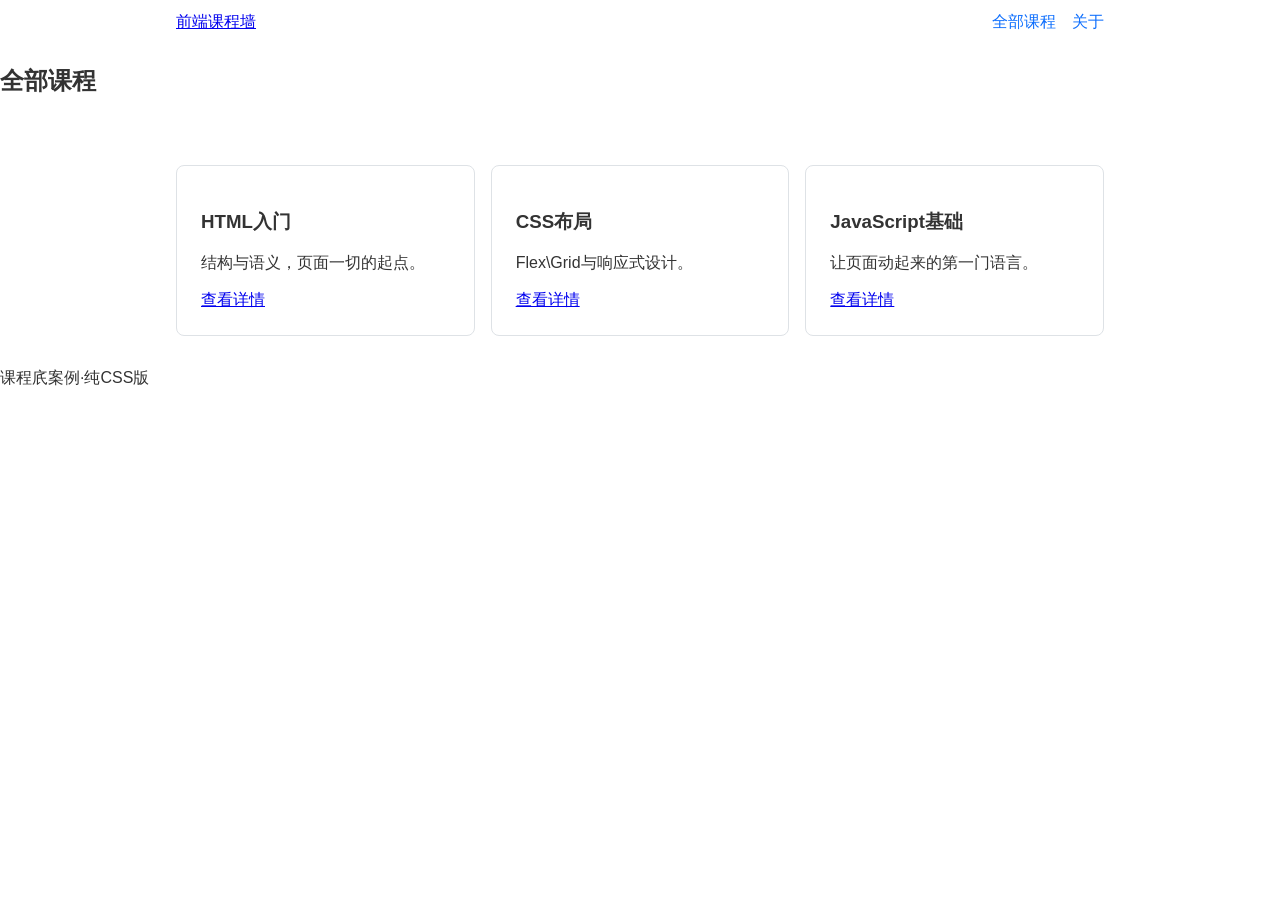
<file: courses-page/index.html>
<!DOCTYPE html>
<html lang="zh-CN">
<head>
    <meta charset="UTF-8">
    <meta name="viewport" content="width=device-width, initial-scale=1.0">
    <title>课程展示</title>
    <link rel="stylesheet" href="css/courses.css">
</head>
<body>
    <header class="site-header">
        <div class="nav-wrap">
            <a class="logo" href="#">前端课程墙</a>
            <nav class="main-nav">
                <a href="#courses">全部课程</a>
                <a href="#about">关于</a>
            </nav>
        </div>
    </header>
    <main>
        <section id="courses">
            <h2>全部课程</h2>
            <div class="card-grid">
                <!-- 卡片下一步填 -->
            </div>
            <div class="card-grid">
                <article class="course-card">
                    <h3>HTML入门</h3>
                    <p>结构与语义，页面一切的起点。</p>
                    <a href="#">查看详情</a>
                </article>
                <article class="course-card">
                    <h3>CSS布局</h3>
                    <p>Flex\Grid与响应式设计。</p>
                    <a href="#">查看详情</a>
                </article>
                <article class="course-card">
                    <h3>JavaScript基础</h3>
                    <p>让页面动起来的第一门语言。</p>
                    <a href="#">查看详情</a>
                </article>
            </div>
            
        </section>
    </main>
    <footer><p>课程㡳案例·纯CSS版</p></footer>
</body>
</html>
</file>
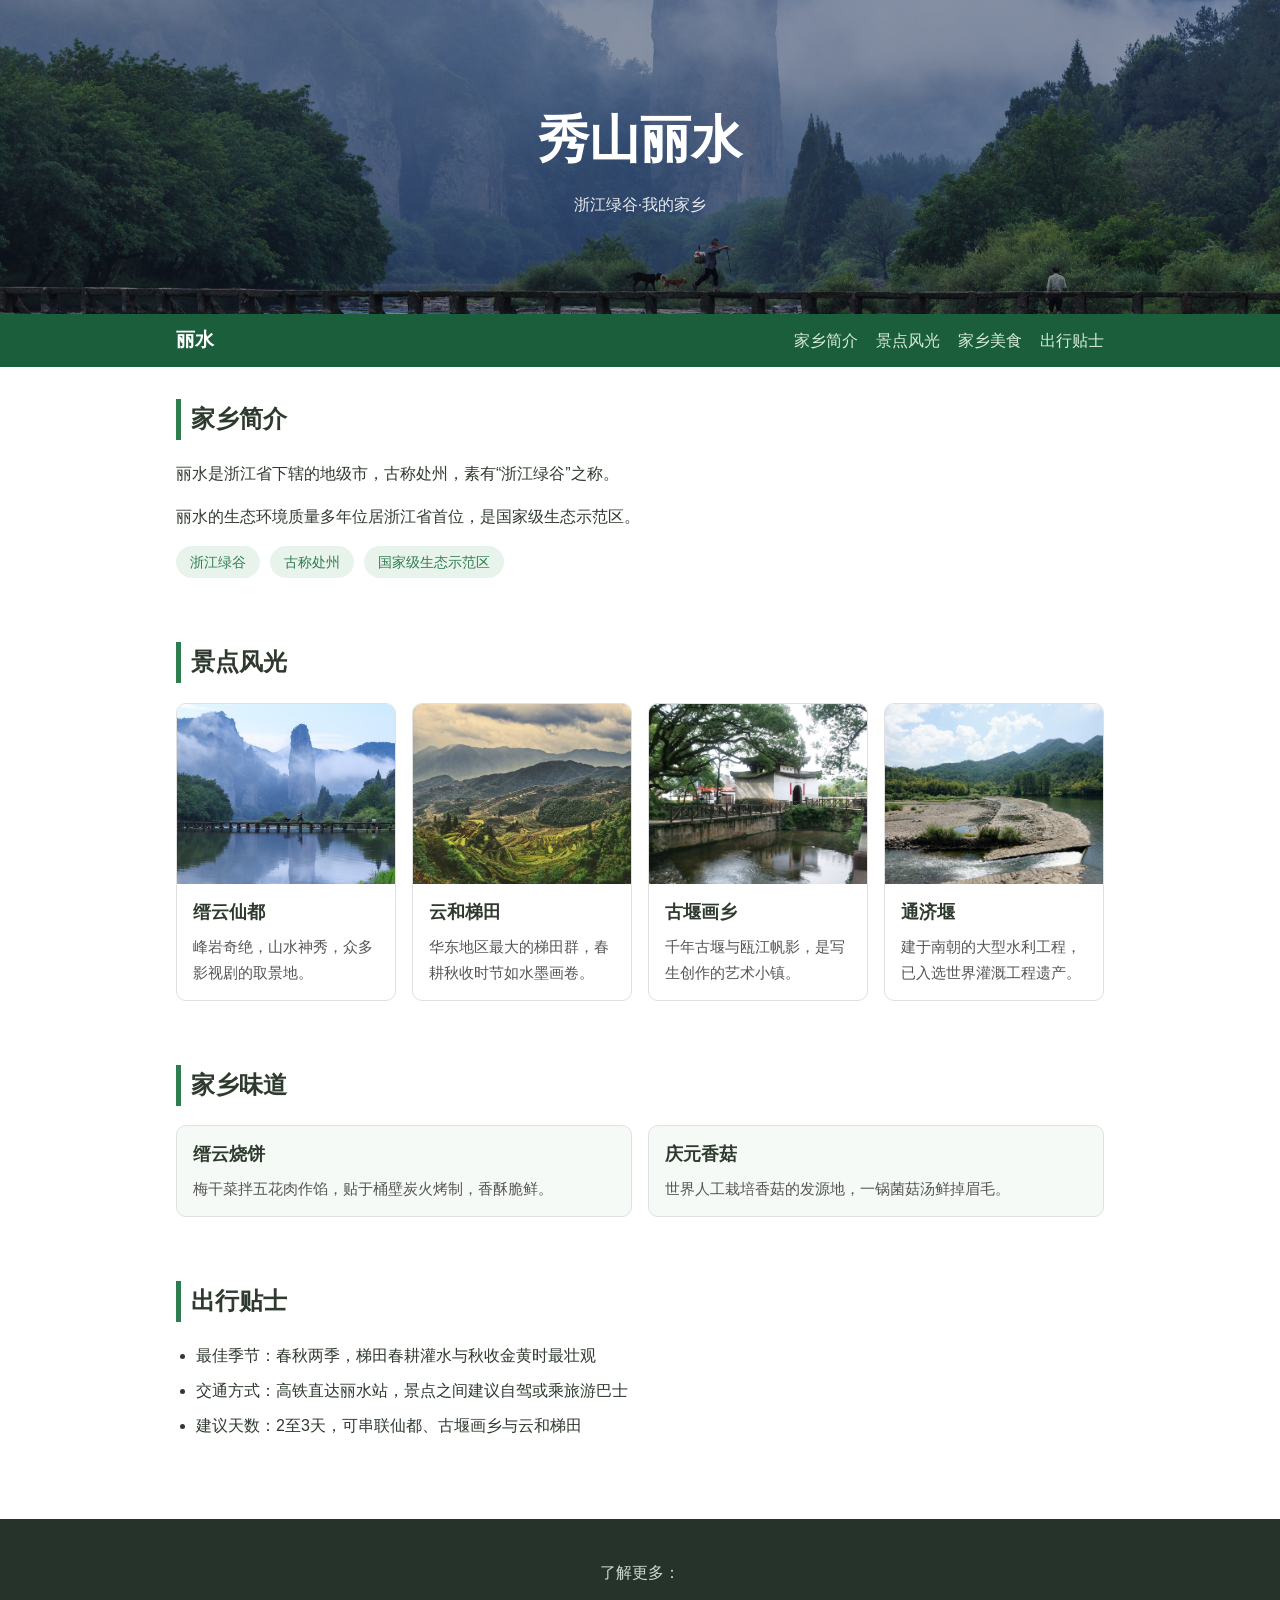
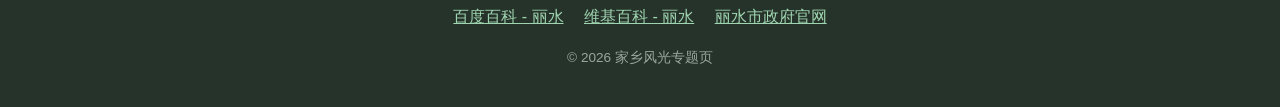
<file: hometown/index.html>
<!DOCTYPE html>
<html lang="zh-CN">
<head>
    <meta charset="UTF-8">
    <meta name="viewport" content="width=device-width, initial-scale=1.0">
    <title>秀山丽水--我的家乡</title>
    <link rel="stylesheet" href="css/style.css">
</head>
<body>
    <!-- 顶部横幅 -->
    <header class="hero">
        <h1>秀山丽水</h1>
        <p>浙江绿谷·我的家乡</p>
    </header>
     <!-- 锚点导航：Flex布局 -->
    <nav class="main-nav">
        <div class="nav-wrap">
            <a class="brand" href="#">丽水</a>
            <div class="nav-links">
                <a href="#intro">家乡简介</a>
                <a href="#scenery">景点风光</a>
                <a href="#food">家乡美食</a>
                <a href="#tips">出行贴士</a>
            </div>
        </div>
    </nav>

    <main>
        <!-- 家乡简介 -->
        <section id="intro" class="section">
            <h2>家乡简介</h2>
            <p>丽水是浙江省下辖的地级市，古称处州，素有“浙江绿谷”之称。</p>
            <p>丽水的生态环境质量多年位居浙江省首位，是国家级生态示范区。</p>
            <div class="tag-row">
                <span class="tag">浙江绿谷</span>
                <span class="tag">古称处州</span>
                <span class="tag">国家级生态示范区</span>
            </div>
        </section>

        <!-- 景点风光：Grid卡片墙 -->
        <section id="scenery" class="section">
            <h2>景点风光</h2>
            <div class="card-grid">
                <article class="card">
                    <img src="images/scenery-xiandu.jpg" alt="缙云仙都风景图">
                    <div class="card-body">
                        <h3>缙云仙都</h3>
                        <p>峰岩奇绝，山水神秀，众多影视剧的取景地。</p>
                    </div>
                </article>
                <article class="card">
                    <img src="images/scenery-titian.jpg" alt="云和梯田风景图">
                    <div class="card-body">
                        <h3>云和梯田</h3>
                        <p>华东地区最大的梯田群，春耕秋收时节如水墨画卷。</p>
                    </div>
                </article>
                <article class="card">
                    <img src="images/scenery-huaxiang.jpg" alt="古堰画乡风景图">
                    <div class="card-body">
                        <h3>古堰画乡</h3>
                        <p>千年古堰与瓯江帆影，是写生创作的艺术小镇。</p>
                    </div>
                </article>
                <article class="card">
                    <img src="images/scenery-tongjiyan.jpg" alt="通济堰风景图">
                    <div class="card-body">
                        <h3>通济堰</h3>
                        <p>建于南朝的大型水利工程，已入选世界灌溉工程遗产。</p>
                    </div>
                </article>
            </div>
        </section>

        <!-- 家乡味道 -->
        <section id="food" class="section">
            <h2>家乡味道</h2>
            <div class="card-grid">
                <article class="card text-card">
                    <div class="card-body">
                        <h3>缙云烧饼</h3>
                        <p>梅干菜拌五花肉作馅，贴于桶壁炭火烤制，香酥脆鲜。</p>
                    </div>
                </article>
                <article class="card text-card">
                    <div class="card-body">
                        <h3>庆元香菇</h3>
                        <p>世界人工栽培香菇的发源地，一锅菌菇汤鲜掉眉毛。</p>
                    </div>
                </article>
            </div>
        </section>

        <!-- 出行贴士 -->
        <section id="tips" class="section">
            <h2>出行贴士</h2>
            <ul class="tips-list">
                <li>最佳季节：春秋两季，梯田春耕灌水与秋收金黄时最壮观</li>
                <li>交通方式：高铁直达丽水站，景点之间建议自驾或乘旅游巴士</li>
                <li>建议天数：2至3天，可串联仙都、古堰画乡与云和梯田</li>
            </ul>
        </section>
    </main>

    <!-- 页脚 -->
    <footer class="footer">
        <p>了解更多：</p>
        <p>
            <a href="http://baike.baidu.com/丽水" target="_blank">百度百科 - 丽水</a>
            <a href="https://zh.wikipedia.org/wiki/丽水">维基百科 - 丽水</a>
            <a href="https://data.lishui.gov.cn/#/">丽水市政府官网</a>
        </p>
        <p class="copyright">© 2026 家乡风光专题页</p>
    </footer>
</body>
</html>
</file>
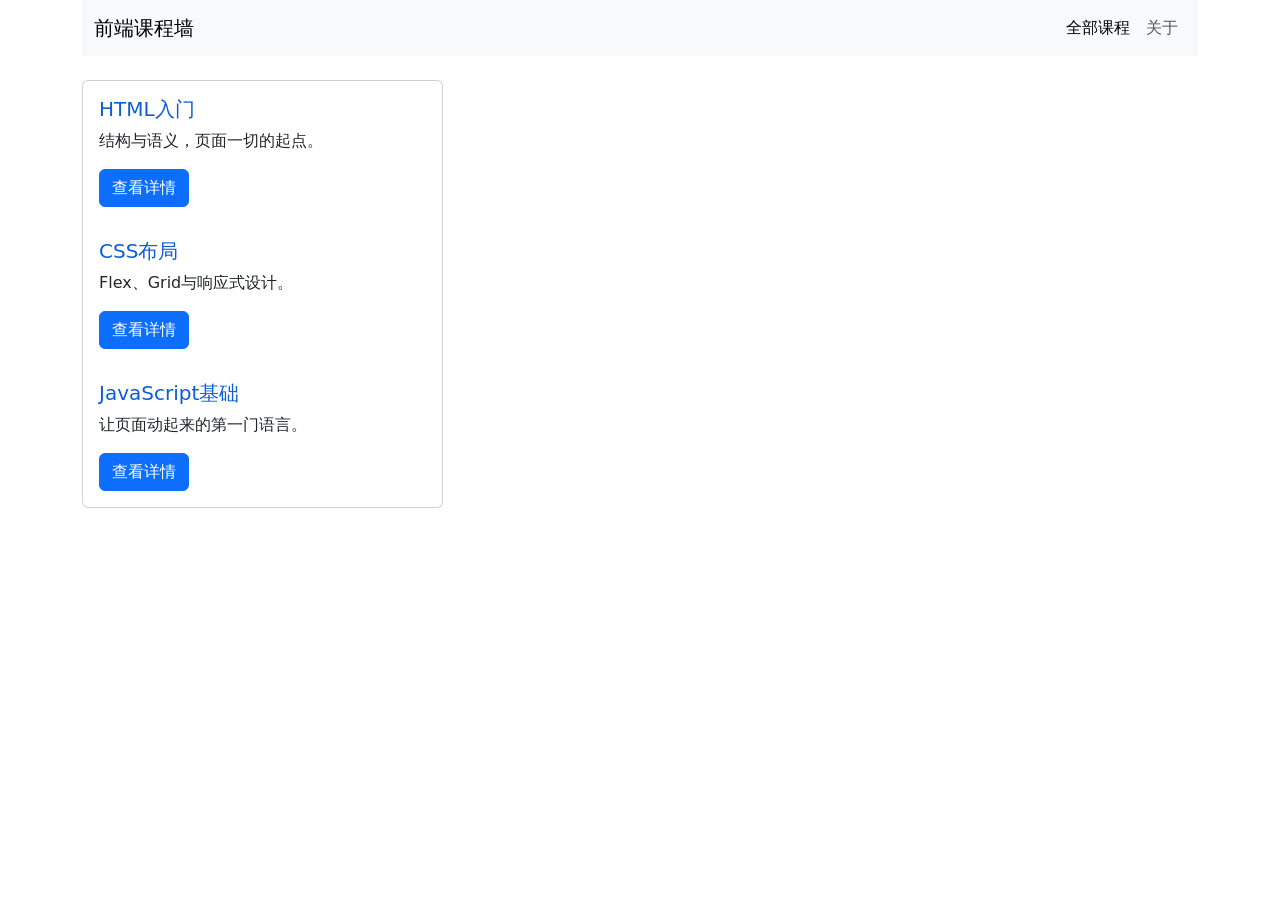
<file: courses-page/bootstrap.html>
<!DOCTYPE html>
<html lang="zh-CN">
<head>
    <meta charset="UTF-8">
    <meta name="viewport" content="width=device-width, initial-scale=1.0">
    <title>前端课程墙</title>
    <link href="https://cdn.jsdelivr.net/npm/bootstrap@5.3.3/dist/css/bootstrap.min.css" rel="stylesheet">
    <style>
        /* 覆盖示例：让卡片标题统一品牌色 */
       .card .card-title {
        color: #0b5ed7;
        }
        </style>
</head>
<body>
<div class="container">
    <nav class="navbar navbar-expand-md bg-body-tertiary mb-4">
        <div class="container">
            <a class="navbar-brand" href="#">前端课程墙</a>
            <div class="navbar-nav">
                <a class="nav-link active" href="#">全部课程</a>
                <a class="nav-link" href="#">关于</a>
            </div>
        </div>
    </nav>
    <div class="row g-3">
        <div class="col-md-6 col-lg-4">
            <div class="card">
                <div class="card-body">
                    <h5 class="card-title">HTML入门</h5>
                    <p class="card-text">结构与语义，页面一切的起点。</p>
                    <a href="#" class="btn btn-primary">查看详情</a>
                </div>
                <div class="card-body">
                    <h5 class="card-title">CSS布局</h5>
                    <p class="card-text">Flex、Grid与响应式设计。</p>
                    <a href="#" class="btn btn-primary">查看详情</a>
                </div>
                <div class="card-body">
                    <h5 class="card-title">JavaScript基础</h5>
                    <p class="card-text">让页面动起来的第一门语言。</p>
                    <a href="#" class="btn btn-primary">查看详情</a>
                </div>
            </div>
        </div>
        <!-- 另两张卡片结构相同 -->
    </div>
</div>
</body>
</html>
</file>
<file: courses-page/css/courses.css>
* { box-sizing: border-box; }

body {
    font-family : "Microsoft Yahei", sans-serif;
    margin : 0;
    color : #333;
}

.nav-wrap {
    max-width : 960px;
    margin : 0 auto;
    padding : 12px 16px;
    display : flex;
    justify-content : space-between;
    align-items : center;
    flex-wrap : wrap;
    gap : 8px;
}

.main-nav{
    display : flex;
    gap : 16px;
}

.main-nav a { text-decoration: none; color: #0d6efd;}

.card-grid{
    max-width: 960px;
    margin: 0 auto;
    padding: 16px;
    display: grid;
    grid-template-columns: repeat(auto-fit,minmax(260px,1fr));
    gap: 16px;
}
.course-card{
    border: 1px solid #dee2e6;
    border-radius: 8px;
    padding: 16px;
}

@media(min-width: 992px){
    .course-card { padding: 24px; }
}
</file>
<file: hometown/css/style.css>
/* ===== 基础重置 ===== */
* { box-sizing: border-box; }

body {
    font-family: "Microsoft Yahei", sans-serif;
    margin: 0;
    color: #2f3a2f;
    line-height: 1.7;
}

img { max-width: 100%; display: block; }

/* ===== 顶部横幅 ===== */
.hero {
    background: linear-gradient(rgba(0,0,0,.35), rgba(0,0,0,.35)),
                url("../images/scenery-xiandu.jpg") center/cover;
    color: #fff;
    text-align: center;
    padding: 64px 16px;
}
.hero h1 { font-size: 2rem; margin: 0 0 8px; }
.hero p { margin: 0; opacity: .9; }

/* ===== 导航：Flex 布局 ===== */
.main-nav { background: #1b5e3b; position: sticky; top: 0; }
.nav-wrap {
    max-width: 960px;
    margin: 0 auto;
    padding: 10px 16px;
    display: flex;
    justify-content: space-between;
    align-items: center;
    flex-wrap: wrap;
    gap: 8px;
}
.brand { color: #fff; font-weight: bold; text-decoration: none; font-size: 1.2rem; }
.nav-links { display: flex; gap: 18px; flex-wrap: wrap; }
.nav-links a { color: #d7ecd9; text-decoration: none; }
.nav-links a:hover { color: #fff; text-decoration: underline; }

/* ===== 区块通用 ===== */
.section { max-width: 960px; margin: 0 auto; padding: 32px 16px; }
.section h2 {
    border-left: 5px solid #2e7d4f;
    padding-left: 10px;
    margin-top: 0;
}

/* ===== 简介标签 ===== */
.tag-row { display: flex; flex-wrap: wrap; gap: 10px; margin-top: 16px; }
.tag {
    background: #e8f3ec;
    color: #2e7d4f;
    border-radius: 999px;
    padding: 4px 14px;
    font-size: .9rem;
}

/* ===== 卡片墙：Grid 布局，手机默认一列 ===== */
.card-grid {
    display: grid;
    grid-template-columns: 1fr;
    gap: 16px;
}
.card {
    border: 1px solid #e0e0e0;
    border-radius: 10px;
    overflow: hidden;
    background: #fff;
}
.card img { width: 100%; height: 180px; object-fit: cover; }
.card-body { padding: 14px 16px; }
.card h3 { margin: 0 0 6px; font-size: 1.1rem; }
.card p { margin: 0; font-size: .95rem; color: #555; }
.text-card { background: #f6faf7; }

/* ===== 贴士列表 ===== */
.tips-list { padding-left: 20px; }
.tips-list li { margin-bottom: 8px; }

/* ===== 页脚 ===== */
.footer {
    background: #26332a;
    color: #cdd8cf;
    text-align: center;
    padding: 24px 16px;
    margin-top: 32px;
}
.footer a { color: #9fd4b0; margin: 0 8px; }
.copyright { font-size: .85rem; opacity: .7; margin-top: 12px; }

/* ===== 平板断点：≥768px，卡片两列 ===== */
@media (min-width: 768px) {
    .card-grid { grid-template-columns: repeat(2, 1fr); }
    .hero { padding: 96px 16px; }
    .hero h1 { font-size: 2.6rem; }
}

/* ===== 桌面断点：≥992px，景点卡片四列 ===== */
@media (min-width: 992px) {
    #scenery .card-grid { grid-template-columns: repeat(4, 1fr); }
    .hero h1 { font-size: 3.2rem; }
}
</file>
